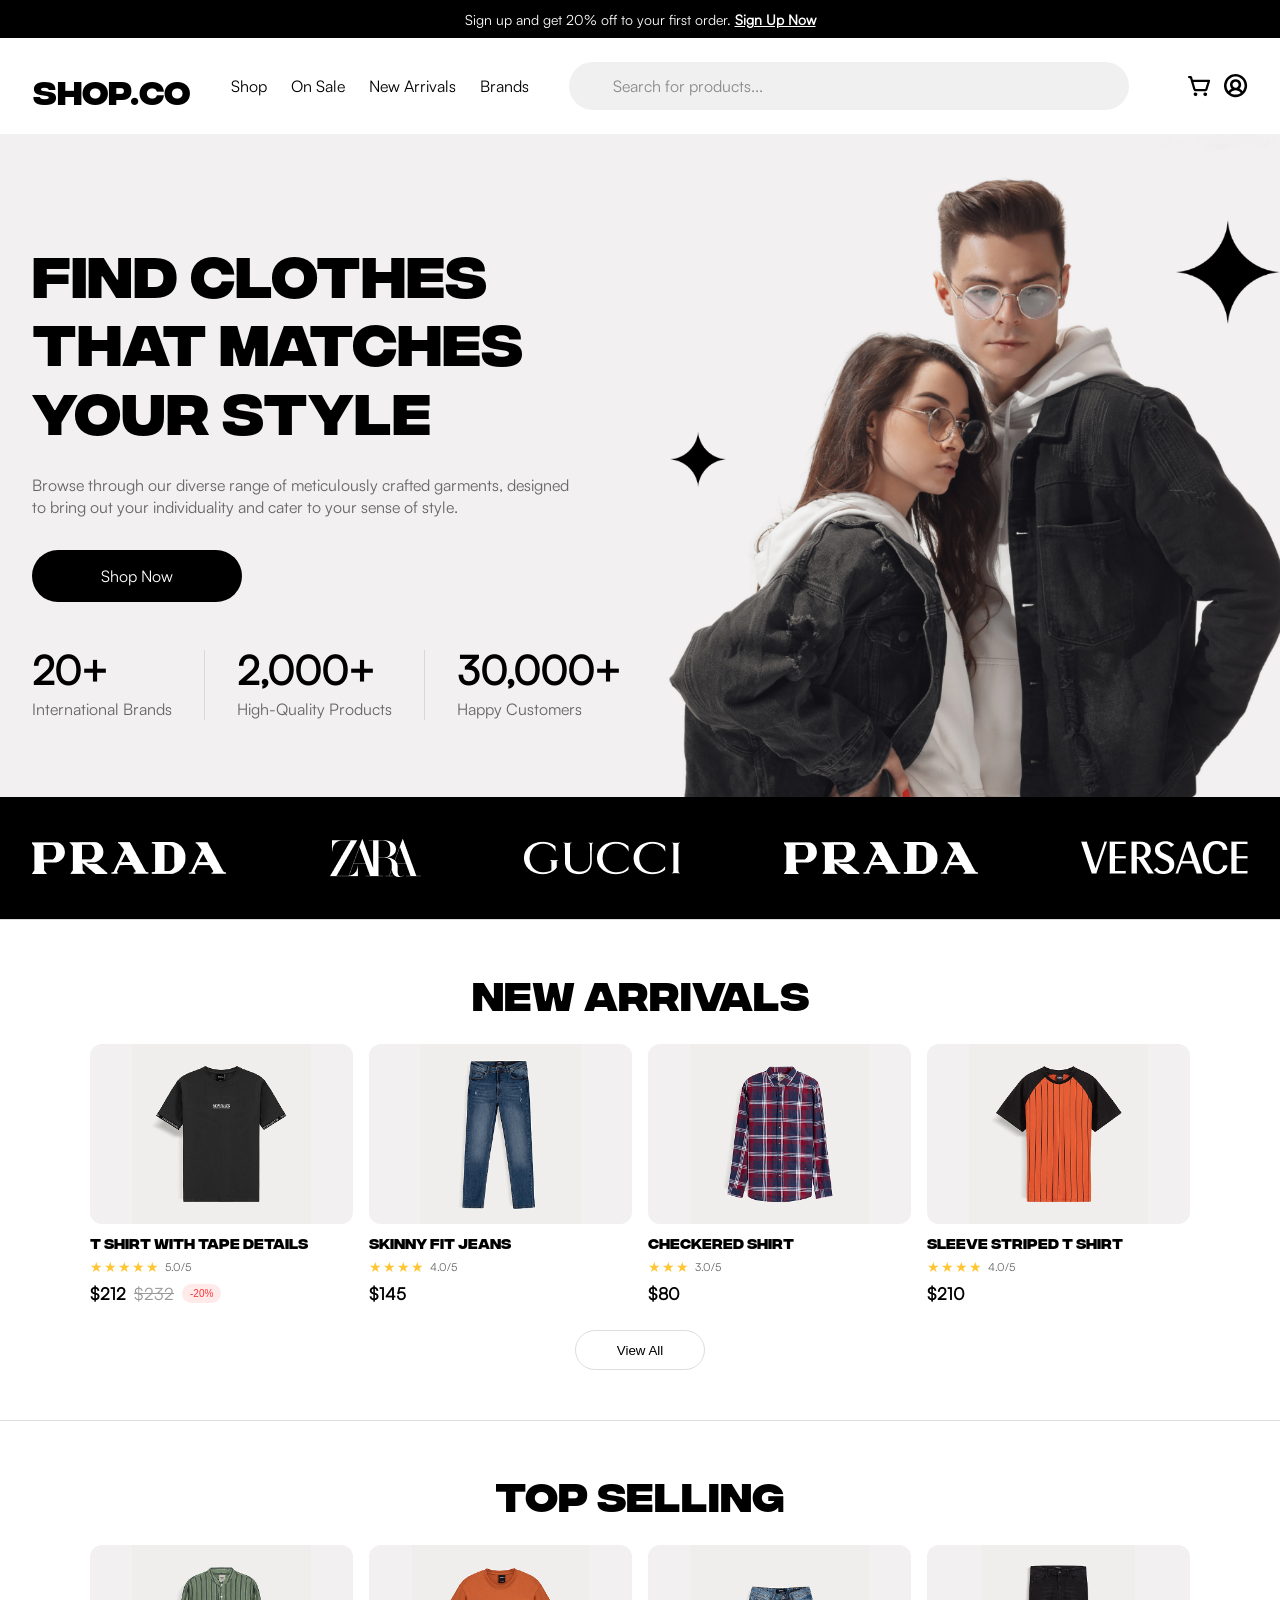
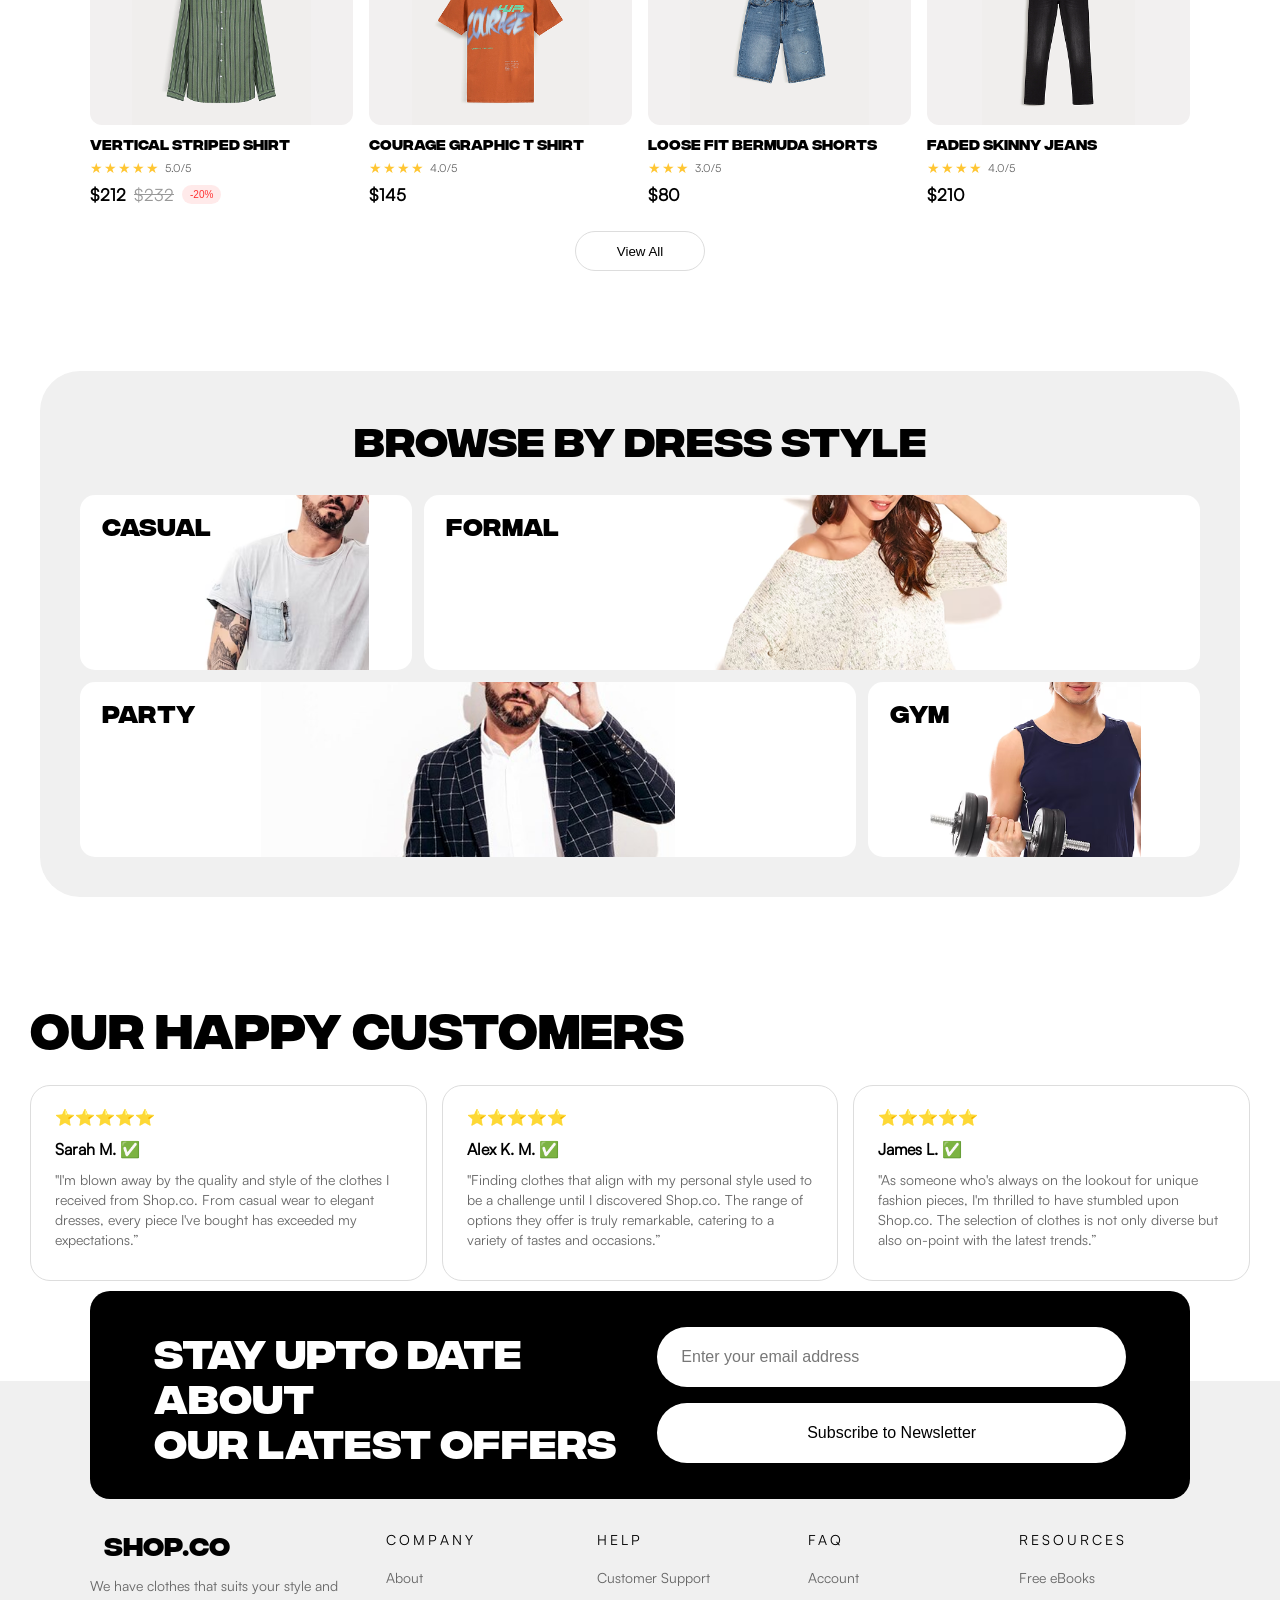
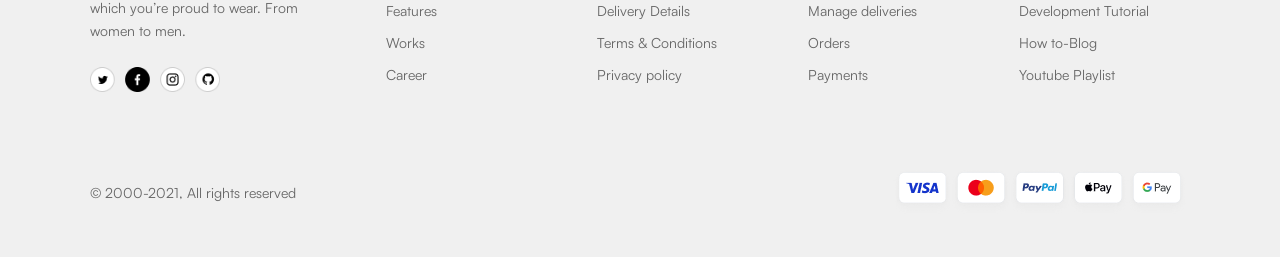
<file: index.html>
<!DOCTYPE html>
<html lang="en">

<head>
    <meta charset="UTF-8">
    <meta name="viewport" content="width=device-width, initial-scale=1.0">
    <link rel="stylesheet" href="scss/main.css">
    <title>Document</title>
</head>

<body>
    <!-- <script>
        if (localStorage.getItem("isLoggedIn") !== "true") {
            window.location.href = "login.html";
        }
    </script> -->

    <header class="head">
        <div class="head_intro">
            <div class="head_context">
                <p class="head_context-text">
                    Sign up and get 20% off to your first order.
                    <a class="head_context-link" href="login.html">
                        Sign Up Now
                    </a>
                </p>
            </div>
        </div>

        <nav class="main_nav">
            <div class="hamburger">
                <img class="hamburger_image" src="assets/icons/hamburger.svg" alt="Menu">
            </div>

            <div class="nav_logo">
                <h2 class="nav_logo-title">SHOP.CO</h2>
            </div>

            <div class="nav_links">
                <a class="nav_link" href="#shop">Shop</a>
                <a class="nav_link" href="#on_sale">On Sale</a>
                <a class="nav_link" href="#new_arrivals">New Arrivals</a>
                <a class="nav_link" href="">Brands</a>
            </div>

            <div class="nav_search">
                <input class="searchInput nav_search-input" type="search" placeholder="Search for products...">
            </div>

            <div class="nav_icons">
                <a class="nav_icon-link" href="cart.html" id="cart_link">
                    <img class="nav_icon-image" src="assets/icons/Frame.svg" alt="Cart">
                </a>

                <a class="nav_icon-link" href="">
                    <img class="nav_icon-image" src="assets/icons/Vector.svg" alt="Account">
                </a>
            </div>
        </nav>

        <section class="head_hero">
            <img class="hero_image" src="assets/images/Rectangle.png" alt="Models wearing SHOP.CO clothing">

            <div class="hero_content">
                <h1 class="hero_title">
                    FIND CLOTHES THAT MATCHES YOUR STYLE
                </h1>

                <p class="hero_description">
                    Browse through our diverse range of meticulously crafted garments,
                    designed to bring out your individuality and cater to your sense of style.
                </p>

                <button class="hero_button" type="button">
                    Shop Now
                </button>
            </div>

            <div class="hero_stats">
                <div class="hero_stat">
                    <h4 class="hero_stat-number">20+</h4>
                    <p class="hero_stat-text">International Brands</p>
                </div>

                <div class="hero_stat">
                    <h4 class="hero_stat-number">2,000+</h4>
                    <p class="hero_stat-text">High-Quality Products</p>
                </div>

                <div class="hero_stat">
                    <h4 class="hero_stat-number">30,000+</h4>
                    <p class="hero_stat-text">Happy Customers</p>
                </div>
            </div>
        </section>

        <div class="head_logos">
            <div class="head_logo">
                <img class="head_logo-image" src="assets/images/Group.png" alt="Versace">
            </div>

            <div class="head_logo">
                <img class="head_logo-image" src="assets/images/zara-logo-1 1.png" alt="Zara">
            </div>

            <div class="head_logo">
                <img class="head_logo-image" src="assets/images/gucci-logo-1 1.png" alt="Gucci">
            </div>

            <div class="head_logo">
                <img class="head_logo-image" src="assets/images/prada-logo-1 1.png" alt="Prada">
            </div>

            <div class="head_logo">
                <img class="head_logo-image" src="assets/images/Group (1).png" alt="Calvin Klein">
            </div>
        </div>
    </header>









    <section class="arrivals" id="new_arrivals">
        <h2>New Arrivals</h2>

        <div class="arrivals_products"></div>

        <button class="view-all">View All</button>
    </section>





    <section class="arrivals" id="on_sale">
        <h2>TOP SELLING</h2>

        <div class="arrivals_products"></div>

        <button class="view-all">View All</button>
    </section>










    <main class="style" id="shop">
        <div class="container">

            <h2>Browse By Dress Style</h2>

            <div class="style_section">

                <div class="style_row style_row--top">
                    <div class="style_card">
                        <h2>Casual</h2>
                        <img src="assets/images/image 11.png" alt="Casual clothing">
                    </div>

                    <div class="style_card">
                        <h2>Formal</h2>
                        <img src="assets/images/image 12.png" alt="Formal clothing">
                    </div>
                </div>

                <div class="style_row style_row--bottom">
                    <div class="style_card">
                        <h2>Party</h2>
                        <img src="assets/images/image 13.png" alt="Party clothing">
                    </div>

                    <div class="style_card">
                        <h2>Gym</h2>
                        <img src="assets/images/image 14.png" alt="Gym clothing">
                    </div>
                </div>

            </div>
        </div>
    </main>

    <section class="testimonials">
        <h2>OUR HAPPY CUSTOMERS</h2>
        <div class="testimonial_card">
            <div>
                <p>&#11088;&#11088;&#11088;&#11088;&#11088;</p>
                <p class="name">Sarah M. &#x2705;</p>
                <p class="card-content">"I'm blown away by the quality and style of the clothes I received from Shop.co.
                    From casual wear to
                    elegant dresses, every piece I've bought has exceeded my expectations.”</p>
            </div>
            <div>
                <p>&#11088;&#11088;&#11088;&#11088;&#11088;</p>
                <p class="name">Alex K. M. &#x2705;</p>
                <p class="card-content">"Finding clothes that align with my personal style used to be a challenge until
                    I discovered Shop.co.
                    The range of options they offer is truly remarkable, catering to a variety of tastes and occasions.”
                </p>
            </div>
            <div>
                <p>&#11088;&#11088;&#11088;&#11088;&#11088;</p>
                <p class="name">James L. &#x2705;</p>
                <p class="card-content">"As someone who's always on the lookout for unique fashion pieces, I'm thrilled
                    to have stumbled upon
                    Shop.co. The selection of clothes is not only diverse but also on-point with the latest trends.”</p>
            </div>
        </div>

    </section>


    <footer class="footer">
        <div class="footer_newsletter">
            <h3 class="newsletter_content">
                STAY UPTO DATE ABOUT<br>
                OUR LATEST OFFERS
            </h3>

            <div class="newsletter_form">
                <input class="newsletter_input" type="email" name="email" id="email"
                    placeholder="Enter your email address">

                <button class="newsletter_button">
                    Subscribe to Newsletter
                </button>
            </div>
        </div>

        <div class="footer_links">
            <div class="footer_brand">
                <div class="nav_logo">
                    <h2 class="footer_logo">SHOP.CO</h2>
                </div>

                <p class="footer_description">
                    We have clothes that suits your style and which you’re proud to wear. From women to men.
                </p>

                <img class="footer_social" src="assets/images/Social.png" alt="">
            </div>

            <div class="footer_column">
                <h4 class="footer_title">Company</h4>
                <ul class="footer_list">
                    <li class="footer_item">About</li>
                    <li class="footer_item">Features</li>
                    <li class="footer_item">Works</li>
                    <li class="footer_item">Career</li>
                </ul>
            </div>

            <div class="footer_column">
                <h4 class="footer_title">Help</h4>
                <ul class="footer_list">
                    <li class="footer_item">Customer Support</li>
                    <li class="footer_item">Delivery Details</li>
                    <li class="footer_item">Terms & Conditions</li>
                    <li class="footer_item">Privacy policy</li>
                </ul>
            </div>

            <div class="footer_column">
                <h4 class="footer_title">FAQ</h4>
                <ul class="footer_list">
                    <li class="footer_item">Account</li>
                    <li class="footer_item">Manage deliveries</li>
                    <li class="footer_item">Orders</li>
                    <li class="footer_item">Payments</li>
                </ul>
            </div>

            <div class="footer_column">
                <h4 class="footer_title">Resources</h4>
                <ul class="footer_list">
                    <li class="footer_item">Free eBooks</li>
                    <li class="footer_item">Development Tutorial</li>
                    <li class="footer_item">How to-Blog</li>
                    <li class="footer_item">Youtube Playlist</li>
                </ul>
            </div>
        </div>

        <div class="footer_rights">
            <p class="footer_rights-text">
                © 2000-2021, All rights reserved
            </p>

            <img class="footer_rights-image" src="assets/images/Frame 53.png" alt="">
        </div>
    </footer>
    <script src="js/products.js"></script>
    <script src="js/cart.js"></script>
    <script src="js/main.js"></script>
    <script src="js/auth.js"></script>
</body>

</html>
</file>
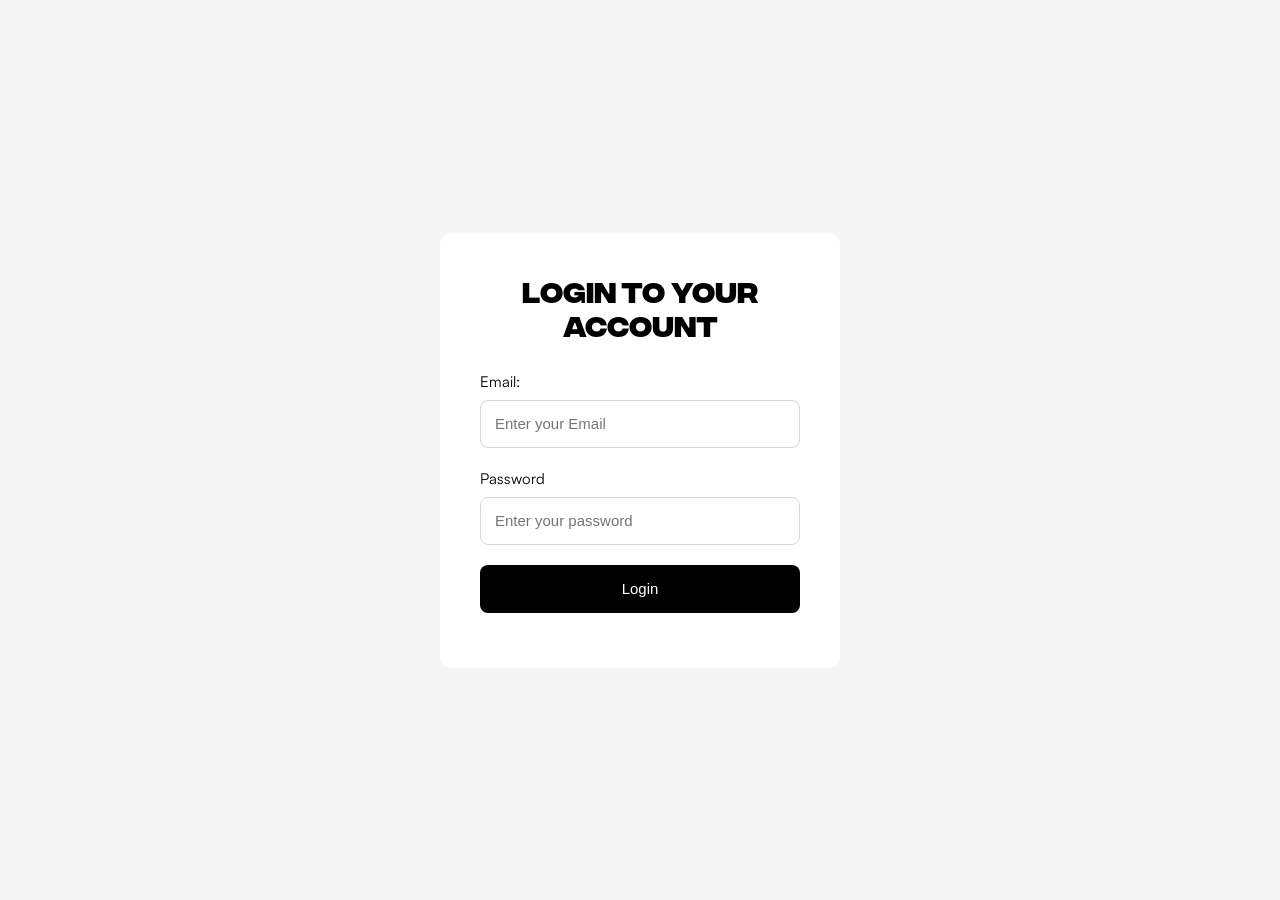
<file: cart.html>
<!DOCTYPE html>
<html lang="en">

<head>
    <meta charset="UTF-8">
    <meta name="viewport" content="width=device-width, initial-scale=1.0">

    <title>Cart</title>

    <link rel="stylesheet" href="scss/main.css">
    <script>
        if (localStorage.getItem("isLoggedIn") !== "true") {
            window.location.href = "login.html";
        }
    </script>
</head>

<body>


    <header class="head">

        <div class="head_intro">
            <div class="head_context">
                <p class="head_context-text">
                    Sign up and get 20% off to your first order.
                    <a class="head_context-link" href="login.html">Sign Up Now</a>
                </p>
            </div>
        </div>

        <nav class="main_nav">

            <div class="hamburger">
                <img class="hamburger-image" src="assets/icons/hamburger.svg" alt="Menu">
            </div>

            <div class="nav_logo">
                <h2 class="nav_logo-title">SHOP.CO</h2>
            </div>

            <div class="nav_links">
                <a class="nav_link" href="index.html">Shop</a>
                <a class="nav_link" href="index.html#on_sale">On Sale</a>
                <a class="nav_link" href="index.html#new_arrivals">New Arrivals</a>
                <a class="nav_link" href="">Brands</a>
            </div>

            <div class="nav_search">
                <input class="nav_search-input" type="search" placeholder="Search for products...">
            </div>

            <div class="nav_icons">
                <a class="nav_icon" href="cart.html" id="cart_link">
                    <img class="nav_icon-image" src="assets/icons/Frame.svg" alt="Cart">
                </a>

                <a class="nav_icon" href="">
                    <img class="nav_icon-image" src="assets/icons/Vector.svg" alt="Account">
                </a>
            </div>

        </nav>

    </header>


    <main class="cart">

        <h1>YOUR CART</h1>

        <div class="cart_wrapper">

            <!-- CART PRODUCTS -->
            <section class="cart_products">

                <div id="cartContainer"></div>

            </section>


            <!-- ORDER SUMMARY -->
            <section class="order_summary">

                <h2>Order Summary</h2>

                <div class="summary_row">
                    <span>Subtotal</span>
                    <span id="cartSubtotal">$0</span>
                </div>

                <div class="summary_row discount_row">
                    <span>Discount</span>
                    <span id="cartDiscount">-$0</span>
                </div>

                <div class="summary_row">
                    <span>Delivery Fee</span>
                    <span id="deliveryFee">$15</span>
                </div>

                <hr>

                <div class="summary_row total_row">
                    <span>Total</span>
                    <strong id="cartTotal">$0</strong>
                </div>


                <div class="promo">

                    <input type="text" id="promoCode" placeholder="Add promo code">

                    <button id="applyPromo">
                        Apply
                    </button>

                </div>


                <button class="checkout">
                    Go to Checkout
                    <span>→</span>
                </button>

            </section>

        </div>

    </main>



    <footer class="footer">
        <div class="footer_newsletter">
            <h3 class="newsletter_content">
                STAY UPTO DATE ABOUT<br>
                OUR LATEST OFFERS
            </h3>

            <div class="newsletter_form">
                <input class="newsletter_input" type="email" name="email" id="email"
                    placeholder="Enter your email address">

                <button class="newsletter_button">
                    Subscribe to Newsletter
                </button>
            </div>
        </div>

        <div class="footer_links">
            <div class="footer_brand">
                <div class="nav_logo">
                    <h2 class="footer_logo">SHOP.CO</h2>
                </div>

                <p class="footer_description">
                    We have clothes that suits your style and which you’re proud to wear. From women to men.
                </p>

                <img class="footer_social" src="assets/images/Social.png" alt="">
            </div>

            <div class="footer_column">
                <h4 class="footer_title">Company</h4>
                <ul class="footer_list">
                    <li class="footer_item">About</li>
                    <li class="footer_item">Features</li>
                    <li class="footer_item">Works</li>
                    <li class="footer_item">Career</li>
                </ul>
            </div>

            <div class="footer_column">
                <h4 class="footer_title">Help</h4>
                <ul class="footer_list">
                    <li class="footer_item">Customer Support</li>
                    <li class="footer_item">Delivery Details</li>
                    <li class="footer_item">Terms & Conditions</li>
                    <li class="footer_item">Privacy policy</li>
                </ul>
            </div>

            <div class="footer_column">
                <h4 class="footer_title">FAQ</h4>
                <ul class="footer_list">
                    <li class="footer_item">Account</li>
                    <li class="footer_item">Manage deliveries</li>
                    <li class="footer_item">Orders</li>
                    <li class="footer_item">Payments</li>
                </ul>
            </div>

            <div class="footer_column">
                <h4 class="footer_title">Resources</h4>
                <ul class="footer_list">
                    <li class="footer_item">Free eBooks</li>
                    <li class="footer_item">Development Tutorial</li>
                    <li class="footer_item">How to-Blog</li>
                    <li class="footer_item">Youtube Playlist</li>
                </ul>
            </div>
        </div>

        <div class="footer_rights">
            <p class="footer_rights-text">
                © 2000-2021, All rights reserved
            </p>

            <img class="footer_rights-image" src="assets/images/Frame 53.png" alt="">
        </div>
    </footer>
    <script src="js/cart.js"></script>
    <script src="js/auth.js"></script>
</body>

</html>
</file>
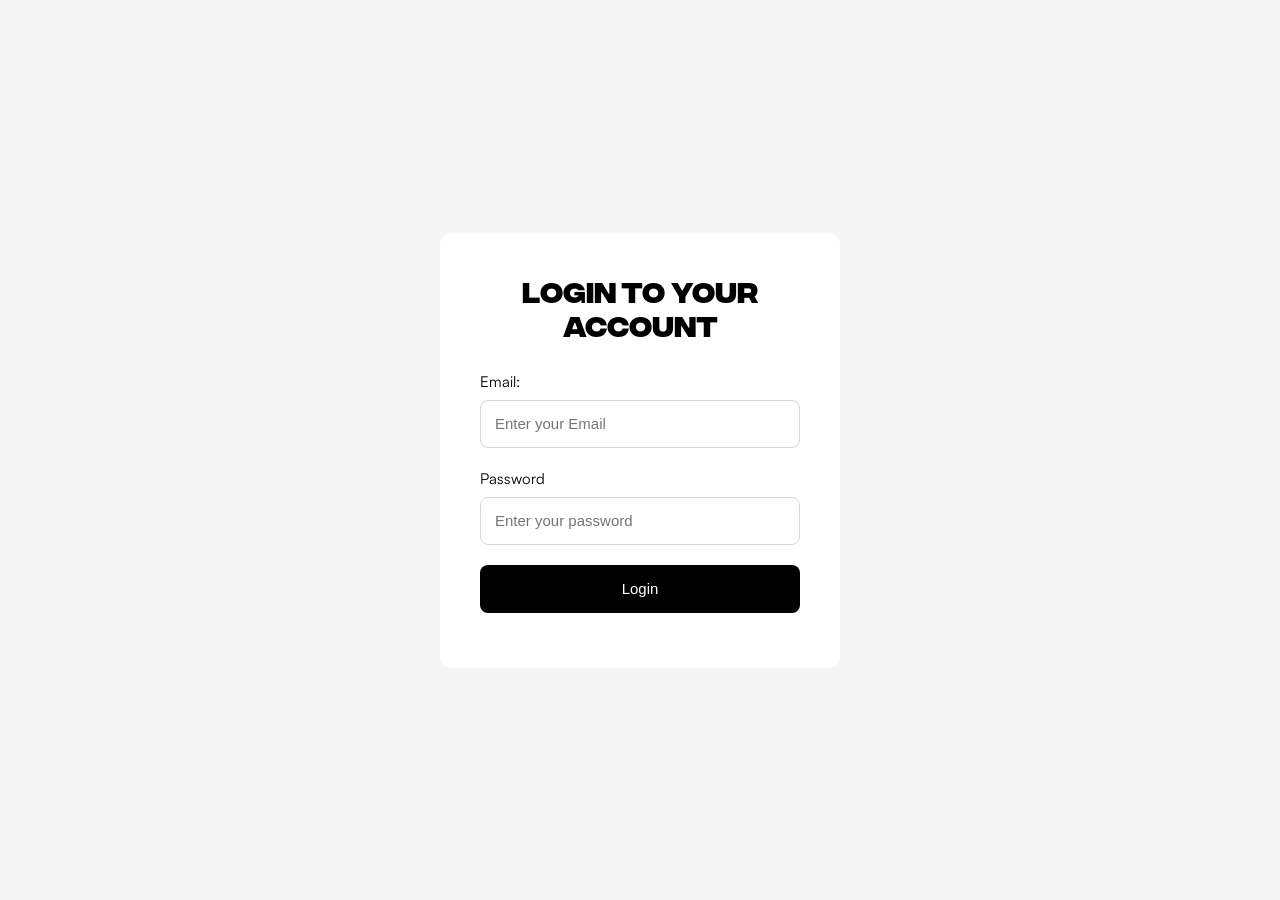
<file: login.html>
<!DOCTYPE html>
<html lang="en">

<head>
    <meta charset="UTF-8">
    <meta name="viewport" content="width=device-width, initial-scale=1.0">
    <link rel="stylesheet" href="scss/main.css">
    <title>Login form</title>
</head>

<body>

    <main class="login-page">

        <form class="login-form" id="loginForm">

            <h1>Login to your account</h1>

            <div>
                <label for="email">
                    Email:
                </label>

                <input type="email" id="email" placeholder="Enter your Email" required name="email">
            </div>

            <div>
                <label for="password">
                    Password
                </label>

                <input type="password" id="password" name="password" placeholder="Enter your password" required>
            </div>

            <button type="submit" class="login-form__button">
                Login
            </button>

            <p id="loginMessage"></p>

        </form>

    </main>

    <script src="js/auth.js"></script>

</body>

</html>
</file>
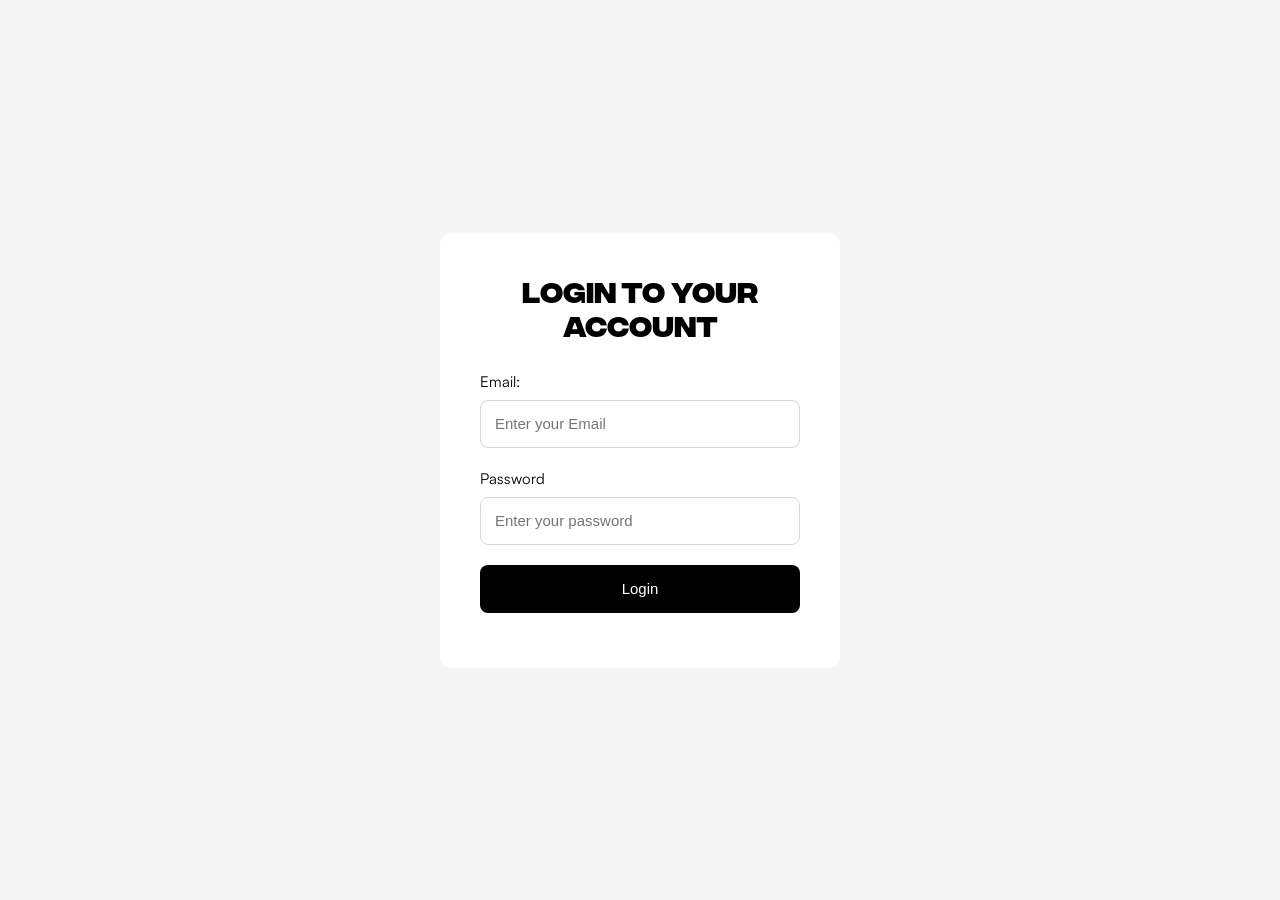
<file: product.html>
<!DOCTYPE html>
<html lang="en">

<head>
    <meta charset="UTF-8">
    <meta name="viewport" content="width=device-width, initial-scale=1.0">
    <title>Product Details</title>
    <link rel="stylesheet" href="scss/main.css">
    <script>
        if (localStorage.getItem("isLoggedIn") !== "true") {
            window.location.href = "login.html";
        }
    </script>
</head>

<body>

    <header class="head">

        <div class="head_intro">
            <div class="head_context">
                <p class="head_context-text">
                    Sign up and get 20% off to your first order.
                    <a class="head_context-link" href="login.html">Sign Up Now</a>
                </p>
            </div>
        </div>

        <nav class="main_nav">

            <div class="hamburger">
                <img class="hamburger-image" src="assets/icons/hamburger.svg" alt="Menu">
            </div>

            <div class="nav_logo">
                <h2 class="nav_logo-title">SHOP.CO</h2>
            </div>

            <div class="nav_links">
                <a class="nav_link" href="index.html">Shop</a>
                <a class="nav_link" href="index.html#on_sale">On Sale</a>
                <a class="nav_link" href="index.html#new_arrivals">New Arrivals</a>
                <a class="nav_link" href="">Brands</a>
            </div>

            <div class="nav_search">
                <input class="nav_search-input" type="search" placeholder="Search for products...">
            </div>

            <div class="nav_icons">
                <a class="nav_icon" href="cart.html" id="cart_link">
                    <img class="nav_icon-image" src="assets/icons/Frame.svg" alt="Cart">
                </a>

                <a class="nav_icon" href="">
                    <img class="nav_icon-image" src="assets/icons/Vector.svg" alt="Account">
                </a>
            </div>

        </nav>

    </header>




    <main>


        <section class="product_details">

            <div class="product_details_gallery">

                <div class="product_details_image">
                    <img class="product_details_image-element" id="productImage" src="" alt="Product">
                </div>

            </div>

            <div class="product_details_info">

                <h1 class="product_details_title" id="productName"></h1>

                <div class="product_rating">
                    <span class="product_rating-stars" id="productRating"></span>
                    <span class="product_rating-value" id="ratingValue"></span>
                </div>

                <div class="product_price">

                    <span class="product_price-current" id="productPrice"></span>

                    <span class="product_price-old line-through" id="oldPrice"></span>

                    <button class="product_discount" id="discount"></button>

                </div>

                <p class="product_description">
                    This graphic t-shirt is perfect for any occasion.
                    Crafted from a soft and breathable fabric, it offers
                    superior comfort and style.
                </p>

                <div class="product_option product_color-option">

                    <p class="product_option-title">
                        Select Colors
                    </p>

                    <div class="color_options">

                        <button class="color color_one" type="button"></button>

                        <button class="color color_two" type="button"></button>

                        <button class="color color_three" type="button"></button>

                    </div>

                </div>

                <div class="product_option product_size-option">

                    <p class="product_option-title">
                        Choose Size
                    </p>

                    <div class="size_options">

                        <button class="size_option" type="button">
                            Small
                        </button>

                        <button class="size_option" type="button">
                            Medium
                        </button>

                        <button class="size_option active" type="button">
                            Large
                        </button>

                        <button class="size_option" type="button">
                            X-Large
                        </button>

                    </div>

                </div>

                <div class="product_actions">

                    <div class="quantity">

                        <button class="quantity_button quantity_minus" id="minus" type="button">
                            −
                        </button>

                        <span class="quantity_value" id="quantity">
                            1
                        </span>

                        <button class="quantity_button quantity_plus" id="plus" type="button">
                            +
                        </button>

                    </div>

                    <button class="add_to_cart" type="button">
                        Add to Cart
                    </button>

                </div>

            </div>

        </section>



        <section class="product_reviews">

            <div class="product_reviews_header">

                <h2 class="product_reviews_title">
                    All Reviews
                    <span class="product_reviews_count">&lpar; 451 &rpar;</span>
                </h2>

                <div class="review_actions">

                    <button class="filter_button" type="button">
                        <img class="filter_button_icon" src="assets/icons/Frame1.svg" alt="">
                    </button>

                    <button class="sort_button" type="button">
                        Latest
                        <span class="sort_button_icon">
                            <img class="sort_icon" src="assets/icons/Frame2.svg" alt="">
                        </span>
                    </button>

                    <button class="write_review" type="button">
                        Write a Review
                    </button>

                </div>

            </div>

            <div class="reviews_grid">

                <article class="review_card">

                    <div class="review_top">

                        <div class="review_stars">
                            ★★★★★
                        </div>

                        <button class="review_menu" type="button" aria-label="Review options">
                            •••
                        </button>

                    </div>

                    <h3 class="review_name">
                        Samantha D.
                        <span class="verified">✓</span>
                    </h3>

                    <p class="review_text">
                        "I absolutely love this t-shirt! The design is unique
                        and the fabric feels so comfortable. As a fellow designer,
                        I appreciate the attention to detail. It has become my
                        favorite go-to shirt."
                    </p>

                    <small class="review_date">
                        Posted on August 14, 2023
                    </small>

                </article>

                <article class="review_card">

                    <div class="review_top">

                        <div class="review_stars">
                            ★★★★
                        </div>

                        <button class="review_menu" type="button" aria-label="Review options">
                            •••
                        </button>

                    </div>

                    <h3 class="review_name">
                        Alex M.
                        <span class="verified">✓</span>
                    </h3>

                    <p class="review_text">
                        "The t-shirt exceeded my expectations! The colors are
                        vibrant and the print quality is top-notch. Being a UI/UX
                        designer myself, I'm quite picky about aesthetics, and
                        this t-shirt definitely gets a thumbs up from me."
                    </p>

                    <small class="review_date">
                        Posted on August 15, 2023
                    </small>

                </article>

                <article class="review_card">

                    <div class="review_top">

                        <div class="review_stars">
                            ★★★★
                        </div>

                        <button class="review_menu" type="button" aria-label="Review options">
                            •••
                        </button>

                    </div>

                    <h3 class="review_name">
                        Ethan R.
                        <span class="verified">✓</span>
                    </h3>

                    <p class="review_text">
                        "This t-shirt is a must-have for anyone who appreciates
                        good design. The minimalist yet stylish pattern caught
                        my eye, and the fit is perfect."
                    </p>

                    <small class="review_date">
                        Posted on August 16, 2023
                    </small>

                </article>

                <article class="review_card">

                    <div class="review_top">

                        <div class="review_stars">
                            ★★★★
                        </div>

                        <button class="review_menu" type="button" aria-label="Review options">
                            •••
                        </button>

                    </div>

                    <h3 class="review_name">
                        Olivia P.
                        <span class="verified">✓</span>
                    </h3>

                    <p class="review_text">
                        "As a UI/UX enthusiast, I value simplicity and
                        functionality. This t-shirt represents those principles
                        but also feels great to wear."
                    </p>

                    <small class="review_date">
                        Posted on August 17, 2023
                    </small>

                </article>

                <article class="review_card">

                    <div class="review_top">

                        <div class="review_stars">
                            ★★★★★
                        </div>

                        <button class="review_menu" type="button" aria-label="Review options">
                            •••
                        </button>

                    </div>

                    <h3 class="review_name">
                        Liam K.
                        <span class="verified">✓</span>
                    </h3>

                    <p class="review_text">
                        "This t-shirt is a fusion of comfort and creativity.
                        The fabric is soft, and the design speaks volumes about
                        the designer's skill."
                    </p>

                    <small class="review_date">
                        Posted on August 18, 2023
                    </small>

                </article>

                <article class="review_card">

                    <div class="review_top">

                        <div class="review_stars">
                            ★★★★★
                        </div>

                        <button class="review_menu" type="button" aria-label="Review options">
                            •••
                        </button>

                    </div>

                    <h3 class="review_name">
                        Ava H.
                        <span class="verified">✓</span>
                    </h3>

                    <p class="review_text">
                        "I'm not just wearing a t-shirt; I'm wearing a piece
                        of design philosophy. The intricate details and thoughtful
                        layout make this shirt a conversation starter."
                    </p>

                    <small class="review_date">
                        Posted on August 19, 2023
                    </small>

                </article>

            </div>

            <button class="load_reviews" type="button">
                Load More Reviews
            </button>

        </section>

        <section class="arrivals">

            <h2>You Might Also Like</h2>

            <div class="arrivals_products product_recommendations"></div>

            <button class="view-all">
                View All
            </button>

        </section>
    </main>


    <footer class="footer">
        <div class="footer_newsletter">
            <h3 class="newsletter_content">
                STAY UPTO DATE ABOUT<br>
                OUR LATEST OFFERS
            </h3>

            <div class="newsletter_form">
                <input class="newsletter_input" type="email" name="email" id="email"
                    placeholder="Enter your email address">

                <button class="newsletter_button">
                    Subscribe to Newsletter
                </button>
            </div>
        </div>

        <div class="footer_links">
            <div class="footer_brand">
                <div class="nav_logo">
                    <h2 class="footer_logo">SHOP.CO</h2>
                </div>

                <p class="footer_description">
                    We have clothes that suits your style and which you’re proud to wear. From women to men.
                </p>

                <img class="footer_social" src="assets/images/Social.png" alt="">
            </div>

            <div class="footer_column">
                <h4 class="footer_title">Company</h4>
                <ul class="footer_list">
                    <li class="footer_item">About</li>
                    <li class="footer_item">Features</li>
                    <li class="footer_item">Works</li>
                    <li class="footer_item">Career</li>
                </ul>
            </div>

            <div class="footer_column">
                <h4 class="footer_title">Help</h4>
                <ul class="footer_list">
                    <li class="footer_item">Customer Support</li>
                    <li class="footer_item">Delivery Details</li>
                    <li class="footer_item">Terms & Conditions</li>
                    <li class="footer_item">Privacy policy</li>
                </ul>
            </div>

            <div class="footer_column">
                <h4 class="footer_title">FAQ</h4>
                <ul class="footer_list">
                    <li class="footer_item">Account</li>
                    <li class="footer_item">Manage deliveries</li>
                    <li class="footer_item">Orders</li>
                    <li class="footer_item">Payments</li>
                </ul>
            </div>

            <div class="footer_column">
                <h4 class="footer_title">Resources</h4>
                <ul class="footer_list">
                    <li class="footer_item">Free eBooks</li>
                    <li class="footer_item">Development Tutorial</li>
                    <li class="footer_item">How to-Blog</li>
                    <li class="footer_item">Youtube Playlist</li>
                </ul>
            </div>
        </div>

        <div class="footer_rights">
            <p class="footer_rights-text">
                © 2000-2021, All rights reserved
            </p>

            <img class="footer_rights-image" src="assets/images/Frame 53.png" alt="">
        </div>
    </footer>

    <script src="js/products.js"></script>
    <script src="js/product-details.js"></script>
    <script src="js/cart.js"></script>
    <script src="js/auth.js"></script>
</body>

</html>
</file>
<file: scss/main.css>
h2 {
  text-align: center;
}

* {
  margin: 0;
  padding: 0;
  box-sizing: border-box;
}

html {
  scroll-behavior: smooth;
}

body {
  margin: 0;
}

@font-face {
  font-family: "Satoshi";
  src: url("../assets/fonts/Satoshi-Regular.woff") format("woff");
  font-weight: 400;
  font-style: normal;
  font-display: swap;
}
@font-face {
  font-family: "Integral CF";
  src: url("../assets/fonts/Fontspring-DEMO-integralcf-bold.otf") format("opentype");
  font-weight: 700;
  font-style: normal;
  font-display: swap;
}
body {
  font-family: "Satoshi", sans-serif;
}

h1,
h2,
h3 {
  font-family: "Integral CF", sans-serif;
  font-weight: 700;
}

.hero_content button {
  width: 210px;
  height: 52px;
  border: 0;
  border-radius: 62px;
  background: #000;
  color: #fff;
  font: 500 16px/1 Satoshi, Arial, sans-serif;
  cursor: pointer;
}

@media (max-width: 640px) {
  .hero_content button {
    width: 100%;
  }
}
.view_all_button {
  width: 210px;
  height: 52px;
  border: 1px;
  border-radius: 62px;
  background: rgba(0, 0, 0, 0.1019607843);
  color: #fff;
  font: 500 16px/1 Satoshi, Arial, sans-serif;
  cursor: pointer;
  padding: 16px 54px 16px 54px;
  gap: 12px;
}

.product_details {
  display: grid;
  grid-template-columns: 1fr 1fr;
  gap: 30px;
  padding: 30px 7%;
}
.product_details .product_details_gallery {
  display: flex;
  flex-direction: row;
  gap: 10px;
}
.product_details .product_details_gallery .product_details_image {
  flex: 1;
  min-width: 0;
}
.product_details .product_details_gallery .product_details_image .product_details_image-element {
  display: block;
  width: 100%;
  height: 500px;
  -o-object-fit: cover;
     object-fit: cover;
  border-radius: 20px;
  background-color: #f0f0f0;
}
.product_details .product_details_info {
  padding: 10px 0;
}
.product_details .product_details_info .product_details_title {
  margin: 0 0 10px;
  font-size: clamp(30px, 4vw, 48px);
  line-height: 1.1;
  font-weight: 700;
}
.product_details .product_details_info .product_rating {
  display: flex;
  flex-direction: row;
  align-items: center;
  gap: 10px;
  margin: 0 0 15px;
}
.product_details .product_details_info .product_rating .product_rating-stars {
  color: #ffc107;
  font-size: 22px;
}
.product_details .product_details_info .product_rating .product_rating-value {
  font-size: 14px;
}
.product_details .product_details_info .product_price {
  display: flex;
  flex-direction: row;
  align-items: center;
  gap: 12px;
  margin-bottom: 20px;
}
.product_details .product_details_info .product_price .product_price-current {
  font-size: 28px;
  font-weight: 700;
}
.product_details .product_details_info .product_price .product_price-old {
  color: #999;
  font-size: 24px;
  text-decoration: line-through;
}
.product_details .product_details_info .product_price .product_discount {
  padding: 6px 10px;
  border: none;
  border-radius: 20px;
  background-color: rgba(255, 51, 51, 0.1019607843);
  color: #FF3333;
  font-size: 13px;
}
.product_details .product_details_info .product_description {
  max-width: 550px;
  margin: 0;
  padding-bottom: 20px;
  border-bottom: 1px solid #ddd;
  color: #666;
  font-size: 14px;
  line-height: 1.6;
}
.product_details .product_details_info .product_option {
  padding: 15px 0;
  border-bottom: 1px solid #ddd;
}
.product_details .product_details_info .product_option .product_option-title {
  margin: 0 0 12px;
  color: #777;
  font-size: 14px;
}
.product_details .product_details_info .product_option .color_options {
  display: flex;
  flex-direction: row;
  gap: 12px;
}
.product_details .product_details_info .product_option .color_options .color {
  width: 28px;
  height: 28px;
  border: none;
  border-radius: 50%;
  cursor: pointer;
}
.product_details .product_details_info .product_option .color_options .color_one {
  background-color: #4F4631;
}
.product_details .product_details_info .product_option .color_options .color_two {
  background-color: #314F4A;
}
.product_details .product_details_info .product_option .color_options .color_three {
  background-color: #314F4A;
}
.product_details .product_details_info .product_option .size_options {
  display: flex;
  flex-direction: row;
  gap: 8px;
}
.product_details .product_details_info .product_option .size_options .size_option {
  border: none;
  border-radius: 20px;
  padding: 10px 18px;
  background-color: #f0f0f0;
  color: #666;
  cursor: pointer;
}
.product_details .product_details_info .product_option .size_options .size_option.active {
  background-color: #000000;
  color: #ffffff;
}
.product_details .product_details_info .product_actions {
  display: flex;
  flex-direction: row;
  gap: 12px;
  margin-top: 15px;
}
.product_details .product_details_info .product_actions .quantity {
  display: flex;
  flex-direction: row;
  align-items: center;
  justify-content: space-between;
  width: 110px;
  padding: 8px 15px;
  border-radius: 30px;
  background-color: #f0f0f0;
}
.product_details .product_details_info .product_actions .quantity .quantity_button {
  border: none;
  background: transparent;
  font-size: 22px;
  cursor: pointer;
}
.product_details .product_details_info .product_actions .quantity .quantity_value {
  font-size: 15px;
}
.product_details .product_details_info .product_actions .add_to_cart {
  flex: 1;
  border: none;
  border-radius: 30px;
  background-color: #000000;
  color: #ffffff;
  cursor: pointer;
  font-size: 15px;
}

.product_reviews {
  width: 95%;
  max-width: 1200px;
  margin: 50px auto;
}
.product_reviews .product_reviews_header {
  display: flex;
  flex-direction: row;
  justify-content: space-between;
  align-items: center;
  margin-bottom: 24px;
}
.product_reviews .product_reviews_header .product_reviews_title {
  margin: 0;
  font-size: 24px;
}
.product_reviews .product_reviews_header .product_reviews_title .product_reviews_count {
  font-family: Satoshi;
  font-size: 14px;
  font-weight: 400;
  color: #777;
}
.product_reviews .product_reviews_header .review_actions {
  display: flex;
  flex-direction: row;
  align-items: center;
  gap: 10px;
}
.product_reviews .product_reviews_header .review_actions .filter_button,
.product_reviews .product_reviews_header .review_actions .sort_button,
.product_reviews .product_reviews_header .review_actions .write_review {
  border: none;
  cursor: pointer;
}
.product_reviews .product_reviews_header .review_actions .filter_button {
  width: 42px;
  height: 42px;
  border-radius: 50%;
  background-color: #f2f2f2;
}
.product_reviews .product_reviews_header .review_actions .filter_button .filter_button_icon {
  width: 20px;
  height: 20px;
}
.product_reviews .product_reviews_header .review_actions .sort_button {
  height: 42px;
  padding: 0 18px;
  border-radius: 22px;
  background-color: #f2f2f2;
}
.product_reviews .product_reviews_header .review_actions .sort_button .sort_button_icon {
  margin-left: 10px;
  padding: 1px;
}
.product_reviews .product_reviews_header .review_actions .sort_button .sort_button_icon .sort_icon {
  width: 12px;
  height: 12px;
}
.product_reviews .product_reviews_header .review_actions .write_review {
  height: 42px;
  padding: 0 22px;
  border-radius: 22px;
  background-color: #000000;
  color: #ffffff;
}
.product_reviews .reviews_grid {
  display: grid;
  grid-template-columns: repeat(2, 1fr);
  gap: 16px;
}
.product_reviews .reviews_grid .review_card {
  min-height: 180px;
  padding: 20px;
  border: 1px solid #e5e5e5;
  border-radius: 16px;
}
.product_reviews .reviews_grid .review_card .review_top {
  display: flex;
  flex-direction: row;
  justify-content: space-between;
  align-items: center;
}
.product_reviews .reviews_grid .review_card .review_top .review_stars {
  color: #ffc107;
  font-size: 18px;
  letter-spacing: 2px;
}
.product_reviews .reviews_grid .review_card .review_top .review_menu {
  border: none;
  background-color: transparent;
  color: #777;
  cursor: pointer;
}
.product_reviews .reviews_grid .review_card .review_name {
  margin: 10px 0;
  font-size: 16px;
}
.product_reviews .reviews_grid .review_card .review_name .verified {
  display: inline-flex;
  justify-content: center;
  align-items: center;
  width: 16px;
  height: 16px;
  border-radius: 50%;
  background-color: #08a63c;
  color: #ffffff;
  font-size: 10px;
}
.product_reviews .reviews_grid .review_card .review_text {
  margin-bottom: 16px;
  color: #666;
  font-size: 13px;
  line-height: 1.5;
}
.product_reviews .reviews_grid .review_card .review_date {
  color: #777;
  font-size: 11px;
}
.product_reviews .load_reviews {
  display: block;
  margin: 20px auto 0;
  padding: 12px 28px;
  border: 1px solid #ddd;
  border-radius: 25px;
  background-color: #ffffff;
  cursor: pointer;
}

.arrivals {
  padding-top: 50px;
}

@media (max-width: 1024px) {
  .product_details {
    grid-template-columns: 1fr;
    padding: 30px 5%;
  }
  .product_details .product_details_gallery .product_details_image .product_details_image-element {
    height: 450px;
  }
  .product_details .product_details_info .product_details_title {
    font-size: 36px;
  }
  .product_reviews .reviews_grid {
    grid-template-columns: 1fr;
  }
}
@media (max-width: 576px) {
  .product_details {
    display: flex;
    flex-direction: column;
    gap: 20px;
    padding: 20px 16px;
  }
  .product_details .product_details_gallery {
    flex-direction: column-reverse;
    gap: 10px;
  }
  .product_details .product_details_gallery .product_details_image {
    width: 100%;
  }
  .product_details .product_details_gallery .product_details_image .product_details_image-element {
    height: 350px;
    border-radius: 15px;
  }
  .product_details .product_details_info {
    padding: 0;
  }
  .product_details .product_details_info .product_details_title {
    font-size: 28px;
  }
  .product_details .product_details_info .product_price .product_price-current {
    font-size: 24px;
  }
  .product_details .product_details_info .product_price .product_price-old {
    font-size: 20px;
  }
  .product_details .product_details_info .product_description {
    font-size: 13px;
  }
  .product_details .product_details_info .product_option .size_options {
    flex-wrap: wrap;
  }
  .product_details .product_details_info .product_option .size_options .size_option {
    padding: 9px 15px;
  }
  .product_details .product_details_info .product_actions {
    width: 100%;
  }
  .product_details .product_details_info .product_actions .quantity {
    width: 100px;
  }
  .product_reviews {
    width: calc(100% - 32px);
    margin: 40px auto;
  }
  .product_reviews .product_reviews_header {
    flex-direction: column;
    align-items: flex-start;
    gap: 15px;
  }
  .product_reviews .product_reviews_header .product_reviews_title {
    font-size: 20px;
  }
  .product_reviews .product_reviews_header .review_actions {
    width: 100%;
    justify-content: flex-end;
  }
  .product_reviews .product_reviews_header .review_actions .filter_button {
    width: 38px;
    height: 38px;
  }
  .product_reviews .product_reviews_header .review_actions .sort_button {
    height: 38px;
  }
  .product_reviews .product_reviews_header .review_actions .write_review {
    height: 38px;
    padding: 0 16px;
  }
  .product_reviews .reviews_grid {
    grid-template-columns: 1fr;
    gap: 12px;
  }
  .product_reviews .reviews_grid .review_card {
    min-height: auto;
    padding: 16px;
  }
}
.head {
  color: #000000;
  font-family: Satoshi, Arial, sans-serif;
}
.head .head_intro {
  display: grid;
  min-height: 38px;
  width: 100%;
  place-items: center;
  padding-inline: 16px;
  background: #000000;
  color: #ffffff;
}
.head .head_intro .head_context .head_context-text {
  width: 351px;
  max-width: 100%;
  margin: 0;
  font-size: 14px;
  font-weight: 500;
  line-height: 19px;
  text-align: center;
  white-space: nowrap;
}
.head .head_intro .head_context .head_context-link {
  color: inherit;
  font-weight: 700;
}
.head .main_nav {
  display: flex;
  align-items: center;
  gap: 40px;
  width: min(100% - 64px, 1240px);
  min-height: 96px;
  margin-inline: auto;
}
.head .main_nav .hamburger {
  display: none;
  flex: 0 0 24px;
}
.head .main_nav .hamburger .hamburger_image {
  display: block;
  width: 24px;
  height: 24px;
}
.head .main_nav .nav_logo {
  flex: 0 0 159px;
}
.head .main_nav .nav_logo .nav_logo-title {
  width: 159px;
  height: 24px;
  margin: 0;
  font-size: 32px;
  font-weight: 700;
  line-height: 100%;
  letter-spacing: 0%;
  vertical-align: middle;
}
.head .main_nav .nav_links {
  display: flex;
  align-items: center;
  gap: 24px;
  white-space: nowrap;
}
.head .main_nav .nav_links .nav_link {
  color: inherit;
  font-size: 16px;
  line-height: 22px;
  text-decoration: none;
}
.head .main_nav .nav_search {
  position: relative;
  flex: 1;
  min-width: 160px;
}
.head .main_nav .nav_search .nav_search-input {
  width: 100%;
  max-width: 35em;
  height: 3em;
  padding: 0.8em 1em 0.8em 2.75em;
  border: 0;
  border-radius: 3em;
  background: #f0f0f0;
  color: #000000;
  font: inherit;
}
.head .main_nav .nav_search .nav_search-input::-moz-placeholder {
  color: #8a8a8a;
}
.head .main_nav .nav_search .nav_search-input::placeholder {
  color: #8a8a8a;
}
.head .main_nav .nav_search .search_icon {
  position: absolute;
  z-index: 1;
  top: 50%;
  left: 1em;
  width: 1.125em;
  height: 1.125em;
  transform: translateY(-50%);
  fill: none;
  stroke: #F0F0F0;
  stroke-linecap: round;
  stroke-width: 1.75;
  pointer-events: none;
}
.head .main_nav .nav_icons {
  display: flex;
  align-items: center;
  justify-content: flex-start;
  gap: 12px;
  flex: 0 0 auto;
}
.head .main_nav .nav_icons .nav_icon-link {
  display: flex;
  align-items: center;
  justify-content: center;
}
.head .main_nav .nav_icons .nav_icon-link .nav_icon-image {
  width: 24px;
  height: 24px;
}
.head .head_hero {
  position: relative;
  min-height: 663px;
  overflow: hidden;
  background: #f2f0f1;
}
.head .head_hero .hero_image {
  position: absolute;
  inset: 0;
  width: 100%;
  height: 100%;
  -o-object-fit: cover;
     object-fit: cover;
  -o-object-position: center;
     object-position: center;
}
.head .head_hero .hero_content,
.head .head_hero .hero_stats {
  position: relative;
  z-index: 1;
  width: min(100% - 64px, 1240px);
  margin-inline: auto;
}
.head .head_hero .hero_content {
  padding-top: 103px;
}
.head .head_hero .hero_content .hero_title {
  max-width: 580px;
  margin: 0;
  font-family: Integral CF;
  font-size: clamp(42px, 4.45vw, 64px);
  line-height: 1.2;
  letter-spacing: 0%;
}
.head .head_hero .hero_content .hero_description {
  max-width: 545px;
  margin: 32px 0;
  color: #666;
  font-family: Satoshi;
  font-size: 16px;
  line-height: 22px;
  font-weight: 400;
  letter-spacing: 0%;
}
.head .head_hero .hero_stats {
  display: flex;
  gap: 32px;
  margin-top: 48px;
}
.head .head_hero .hero_stats .hero_stat {
  padding-right: 32px;
  border-right: 1px solid rgba(0, 0, 0, 0.1019607843);
}
.head .head_hero .hero_stats .hero_stat:last-child {
  padding-right: 0;
  border: 0;
}
.head .head_hero .hero_stats .hero_stat .hero_stat-number {
  margin: 0;
  font-size: 40px;
  line-height: 1;
}
.head .head_hero .hero_stats .hero_stat .hero_stat-text {
  margin: 8px 0 0;
  color: #666;
  font-size: 16px;
  line-height: 22px;
}
.head .head_logos {
  display: flex;
  align-items: center;
  justify-content: space-between;
  gap: 24px;
  min-height: 122px;
  padding: 24px max(32px, (100% - 1240px) / 2);
  background: #000000;
}
.head .head_logos .head_logo .head_logo-image {
  display: block;
  max-width: 100%;
  height: auto;
}

@media (max-width: 1024px) {
  .head .main_nav {
    gap: 24px;
    width: min(100% - 40px, 1240px);
  }
  .head .main_nav .nav_logo {
    flex: 0 1 150px;
  }
  .head .main_nav .nav_logo .nav_logo-title {
    width: auto;
  }
  .head .main_nav .nav_links {
    gap: 14px;
  }
  .head .main_nav .nav_search {
    min-width: 120px;
  }
  .head .main_nav .nav_icons {
    gap: 10px;
  }
  .head .head_hero {
    min-height: 600px;
  }
  .head .head_hero .hero_content,
  .head .head_hero .hero_stats {
    width: min(100% - 40px, 1240px);
  }
}
@media (max-width: 576px) {
  .head .head_intro {
    min-height: 34px;
    padding-inline: 12px;
  }
  .head .head_intro .head_context .head_context-text {
    width: auto;
    font-size: clamp(10px, 2.8vw, 12px);
    line-height: 16px;
  }
  .head .main_nav {
    width: calc(100% - 32px);
    min-height: 64px;
    gap: 12px;
  }
  .head .main_nav .hamburger {
    display: flex;
    align-items: center;
    justify-content: center;
    flex: 0 0 24px;
  }
  .head .main_nav .hamburger .hamburger_image {
    display: block;
    width: 24px;
    height: 24px;
  }
  .head .main_nav .nav_logo {
    flex: 0 1 auto;
    min-width: 0;
  }
  .head .main_nav .nav_logo .nav_logo-title {
    width: auto;
    height: auto;
    font-size: 26px;
    white-space: nowrap;
  }
  .head .main_nav .nav_links {
    display: none;
  }
  .head .main_nav .nav_search {
    display: flex;
    align-items: center;
    justify-content: center;
    flex: 0 0 24px;
    width: 24px;
    min-width: 24px;
    height: 24px;
    margin-inline-start: auto;
    background: center/24px 24px no-repeat url("data:image/svg+xml,%3Csvg xmlns='http://www.w3.org/2000/svg' viewBox='0 0 24 24' fill='none' stroke='%23000' stroke-width='1.75' stroke-linecap='round'%3E%3Ccircle cx='10.8' cy='10.8' r='6.3'/%3E%3Cpath d='m15.5 15.5 4.2 4.2'/%3E%3C/svg%3E");
  }
  .head .main_nav .nav_search .nav_search-input {
    display: none;
  }
  .head .main_nav .nav_icons {
    display: flex;
    align-items: center;
    justify-content: flex-end;
    gap: 10px;
    flex: 0 0 auto;
    margin-left: 0;
  }
  .head .main_nav .nav_icons .nav_icon-link {
    display: flex;
    align-items: center;
    justify-content: center;
    flex: 0 0 22px;
    width: 22px;
    height: 22px;
  }
  .head .main_nav .nav_icons .nav_icon-link .nav_icon-image {
    display: block;
    width: 22px;
    height: 22px;
  }
  .head .head_hero {
    min-height: 740px;
  }
  .head .head_hero .hero_image {
    top: auto;
    height: 390px;
    -o-object-position: 60% bottom;
       object-position: 60% bottom;
  }
  .head .head_hero .hero_content,
  .head .head_hero .hero_stats {
    width: calc(100% - 32px);
  }
  .head .head_hero .hero_content {
    padding-top: 40px;
  }
  .head .head_hero .hero_content .hero_title {
    max-width: 340px;
    font-size: 36px;
    letter-spacing: -1px;
  }
  .head .head_hero .hero_content .hero_description {
    margin: 20px 0 24px;
    font-size: 14px;
    line-height: 20px;
  }
  .head .head_hero .hero_stats {
    flex-wrap: wrap;
    justify-content: center;
    gap: 12px 0;
    margin-top: 24px;
  }
  .head .head_hero .hero_stats .hero_stat {
    padding: 0 16px;
  }
  .head .head_hero .hero_stats .hero_stat:nth-child(3) {
    flex-basis: 100%;
    padding: 12px 0 0;
    border: 0;
    text-align: center;
  }
  .head .head_hero .hero_stats .hero_stat .hero_stat-number {
    font-size: 24px;
  }
  .head .head_hero .hero_stats .hero_stat .hero_stat-text {
    margin-top: 4px;
    font-size: 12px;
    line-height: 16px;
  }
  .head .head_logos {
    display: grid;
    grid-template-columns: repeat(3, 1fr);
    min-height: 146px;
    gap: 20px 28px;
    padding: 28px 16px;
  }
  .head .head_logos .head_logo {
    display: grid;
    place-items: center;
  }
  .head .head_logos .head_logo .head_logo-image {
    max-width: 100px;
    max-height: 25px;
  }
}
.footer {
  position: relative;
  width: 100%;
  padding: 150px 7% 40px;
  background-color: #f0f0f0;
  box-sizing: border-box;
  margin-top: 50px;
}
.footer .footer_newsletter {
  position: absolute;
  top: -90px;
  left: 50%;
  transform: translateX(-50%);
  z-index: 10;
  width: min(1100px, 100% - 40px);
  min-height: 180px;
  padding: 36px 64px;
  background-color: #000;
  color: #fff;
  border-radius: 20px;
  box-sizing: border-box;
  display: flex;
  justify-content: space-between;
  align-items: center;
}
.footer .footer_newsletter .newsletter_content {
  max-width: 650px;
  font-size: 40px;
  font-weight: 700;
  line-height: 45px;
}
.footer .footer_newsletter .newsletter_form {
  display: flex;
  flex-direction: column;
  width: 500px;
  gap: 16px;
}
.footer .footer_newsletter .newsletter_form .newsletter_input,
.footer .footer_newsletter .newsletter_form .newsletter_button {
  width: 100%;
  height: 60px;
  border: none;
  border-radius: 50px;
  box-sizing: border-box;
}
.footer .footer_newsletter .newsletter_form .newsletter_input {
  padding: 0 24px;
  background-color: #ffffff;
  font-size: 16px;
  color: #000000;
  outline: none;
}
.footer .footer_newsletter .newsletter_form .newsletter_input::-moz-placeholder {
  color: #777;
}
.footer .footer_newsletter .newsletter_form .newsletter_input::placeholder {
  color: #777;
}
.footer .footer_newsletter .newsletter_form .newsletter_button {
  background-color: #ffffff;
  font-size: 16px;
  color: #000000;
  cursor: pointer;
}
.footer .footer_newsletter .newsletter_form .newsletter_button:hover {
  background-color: #e5e5e5;
}
.footer .footer_links {
  display: flex;
  justify-content: space-between;
  align-items: flex-start;
  gap: 40px;
}
.footer .footer_links .footer_brand {
  flex: 1.5;
}
.footer .footer_links .footer_brand .nav_logo .footer_logo {
  margin: 0 0 18px;
  font-size: clamp(24px, 2vw, 32px);
  font-weight: 700;
  line-height: 1;
  color: #000000;
  margin-left: -4em;
}
.footer .footer_links .footer_brand .footer_description {
  max-width: 250px;
  margin: 0 0 25px;
  font-size: 14px;
  line-height: 1.6;
  color: #666;
}
.footer .footer_links .footer_brand .footer_social {
  display: block;
  width: 130px;
  height: auto;
}
.footer .footer_links .footer_column {
  flex: 1;
}
.footer .footer_links .footer_column .footer_title {
  margin: 0 0 20px;
  font-size: 14px;
  font-weight: 500;
  letter-spacing: 3px;
  text-transform: uppercase;
  color: #000000;
}
.footer .footer_links .footer_column .footer_list {
  margin: 0;
  padding: 0;
  list-style: none;
}
.footer .footer_links .footer_column .footer_item {
  margin-bottom: 14px;
  font-size: 14px;
  line-height: 1.3;
  color: #666;
  cursor: pointer;
}
.footer .footer_links .footer_column .footer_item:hover {
  color: #000000;
}
.footer .footer_rights {
  display: flex;
  justify-content: space-between;
  align-items: center;
  margin-top: 45px;
  padding-top: 25px;
}
.footer .footer_rights .footer_rights-text {
  margin: 0;
  font-size: 14px;
  color: #666;
}
.footer .footer_rights .footer_rights-image {
  width: 300px;
  height: auto;
}

@media (max-width: 1024px) {
  .footer {
    padding: 250px 5% 40px;
  }
  .footer .footer_newsletter {
    top: -220px;
    width: calc(100% - 40px);
    padding: 36px 40px;
    display: flex;
    flex-direction: column;
    align-items: stretch;
    gap: 25px;
  }
  .footer .footer_newsletter .newsletter_content {
    max-width: 100%;
    font-size: 36px;
    line-height: 40px;
  }
  .footer .footer_newsletter .newsletter_form {
    width: 100%;
  }
  .footer .footer_links {
    display: grid;
    grid-template-columns: repeat(3, 1fr);
    gap: 40px 30px;
  }
  .footer .footer_links .footer_brand {
    grid-column: 1/-1;
  }
  .footer .footer_links .footer_brand .footer_description {
    max-width: 400px;
  }
  .footer .footer_links .footer_column {
    flex: unset;
  }
}
@media (max-width: 576px) {
  .footer {
    margin-top: 215px;
    padding: 240px 16px 25px;
  }
  .footer .footer_newsletter {
    top: -215px;
    width: calc(100% - 32px);
    min-height: auto;
    padding: 28px 24px;
    border-radius: 20px;
    display: flex;
    flex-direction: column;
    align-items: stretch;
    gap: 22px;
  }
  .footer .footer_newsletter .newsletter_content {
    max-width: 100%;
    font-size: 30px;
    line-height: 32px;
  }
  .footer .footer_newsletter .newsletter_form {
    width: 100%;
    gap: 12px;
  }
  .footer .footer_newsletter .newsletter_form .newsletter_input,
  .footer .footer_newsletter .newsletter_form .newsletter_button {
    height: 52px;
  }
  .footer .footer_newsletter .newsletter_form .newsletter_input {
    padding: 0 20px;
    font-size: 14px;
  }
  .footer .footer_newsletter .newsletter_form .newsletter_button {
    font-size: 14px;
  }
  .footer .footer_links {
    display: grid;
    grid-template-columns: repeat(2, minmax(0, 1fr));
    -moz-column-gap: 30px;
         column-gap: 30px;
    row-gap: 22px;
  }
  .footer .footer_links .footer_brand {
    grid-column: 1/-1;
    width: 100%;
  }
  .footer .footer_links .footer_brand .footer_logo {
    margin: 0 0 10px;
    font-size: 20px;
  }
  .footer .footer_links .footer_brand .footer_description {
    max-width: 100%;
    margin: 0 0 14px;
    font-size: 11px;
    line-height: 1.5;
  }
  .footer .footer_links .footer_brand .footer_social {
    width: 100px;
  }
  .footer .footer_links .footer_column {
    width: 100%;
    flex: unset;
  }
  .footer .footer_links .footer_column .footer_title {
    margin: 0 0 12px;
    font-size: 11px;
    letter-spacing: 3px;
  }
  .footer .footer_links .footer_column .footer_item {
    margin-bottom: 10px;
    font-size: 10px;
    line-height: 1.3;
  }
  .footer .footer_rights {
    display: flex;
    flex-direction: column;
    gap: 15px;
    margin-top: 30px;
    padding-top: 20px;
  }
  .footer .footer_rights .footer_rights-text {
    font-size: 11px;
    text-align: center;
  }
  .footer .footer_rights .footer_rights-image {
    width: 250px;
    max-width: 100%;
  }
}
.style {
  width: 100%;
  padding: 50px 0;
  box-sizing: border-box;
}
.style .container {
  width: min(1200px, 100% - 40px);
  margin: 0 auto;
  padding: 45px 40px 40px;
  background-color: #f0f0f0;
  border-radius: 40px;
  box-sizing: border-box;
}
.style .container > h2 {
  margin: 0 0 35px;
  font-size: clamp(28px, 4vw, 40px);
  font-weight: 700;
  line-height: 1.1;
  text-align: center;
  text-transform: uppercase;
}
.style .style_section {
  display: flex;
  flex-direction: column;
  gap: 12px;
}
.style .style_row {
  display: grid;
  gap: 12px;
}
.style .style_row--top {
  grid-template-columns: 3fr 7fr;
}
.style .style_row--bottom {
  grid-template-columns: 7fr 3fr;
}
.style .style_card {
  position: relative;
  overflow: hidden;
  height: 175px;
  background-color: #fff;
  border-radius: 15px;
}
.style .style_card h2 {
  position: absolute;
  top: 18px;
  left: 22px;
  z-index: 2;
  margin: 0;
  font-size: 24px;
  font-weight: 500;
  line-height: 1;
  color: #000000;
}
.style .style_card img {
  display: block;
  width: 100%;
  height: 100%;
  -o-object-fit: contain;
     object-fit: contain;
}

.arrivals {
  width: 100%;
  padding: 50px 6%;
  box-sizing: border-box;
  border-top: 1px solid #ddd;
}
.arrivals > h2 {
  margin: 0 0 30px;
  font-size: clamp(28px, 4vw, 40px);
  font-weight: 700;
  line-height: 1.1;
  text-align: center;
  text-transform: uppercase;
}
.arrivals .arrivals_products {
  display: grid;
  grid-template-columns: repeat(4, 1fr);
  gap: 16px;
  width: 100%;
  max-width: 1100px;
  margin: 0 auto;
}
.arrivals .arrivals_card {
  min-width: 0;
  color: inherit;
  text-decoration: none;
  cursor: pointer;
}
.arrivals .arrivals_card img {
  display: block;
  width: 100%;
  height: 180px;
  -o-object-fit: contain;
     object-fit: contain;
  background-color: #f2f0f0;
  border-radius: 12px;
  cursor: pointer;
}
.arrivals .arrivals_card h3 {
  margin: 10px 0 6px;
  font-size: 14px;
  font-weight: 600;
  line-height: 1.3;
  text-transform: capitalize;
}
.arrivals .arrivals_card .rating {
  display: flex;
  align-items: center;
  gap: 5px;
  margin: 0 0 6px;
  font-size: 11px;
  color: #666;
}
.arrivals .arrivals_card .rating span {
  color: #ffc633;
  font-size: 14px;
  letter-spacing: 1px;
}
.arrivals .arrivals_card .price {
  display: flex;
  align-items: center;
  gap: 8px;
}
.arrivals .arrivals_card .price span {
  font-size: 17px;
  font-weight: 700;
}
.arrivals .arrivals_card .price .line-through {
  color: #999;
  font-weight: 500;
  text-decoration: line-through;
}
.arrivals .arrivals_card .price .discount {
  padding: 4px 8px;
  border: 0;
  border-radius: 20px;
  background-color: rgba(255, 51, 51, 0.1019607843);
  color: #FF3333;
  font-size: 10px;
}
.arrivals .view-all {
  display: block;
  width: 130px;
  height: 40px;
  margin: 25px auto 0;
  border: 1px solid #ddd;
  border-radius: 25px;
  background-color: #ffffff;
  color: #000000;
  cursor: pointer;
}
.arrivals .view-all:hover {
  background-color: #000000;
  color: #ffffff;
}

@media (max-width: 1024px) {
  .style {
    padding: 40px 0;
  }
  .style .container {
    width: calc(100% - 30px);
    padding: 40px 25px 30px;
    border-radius: 30px;
  }
  .style .container > h2 {
    font-size: 34px;
  }
  .style .style_card {
    height: 160px;
  }
  .style .style_card h2 {
    top: 16px;
    left: 18px;
    font-size: 22px;
  }
  .arrivals {
    padding: 40px 5%;
  }
  .arrivals .arrivals_products {
    grid-template-columns: repeat(2, 1fr);
    gap: 25px 15px;
  }
  .arrivals .arrivals_card img {
    height: 240px;
  }
}
@media (max-width: 576px) {
  .style {
    padding: 20px 0;
  }
  .style .container {
    width: calc(100% - 16px);
    padding: 18px 16px;
    border-radius: 0;
  }
  .style .container > h2 {
    width: 180px;
    margin: 0 auto 14px;
    font-size: 24px;
    line-height: 1.05;
    text-align: center;
  }
  .style .style_section {
    gap: 10px;
  }
  .style .style_row {
    display: flex;
    flex-direction: column;
    gap: 10px;
  }
  .style .style_card {
    width: 100%;
    height: 113px;
    border-radius: 12px;
  }
  .style .style_card h2 {
    top: 14px;
    left: 14px;
    font-size: 16px;
  }
  .arrivals {
    padding: 35px 16px;
  }
  .arrivals > h2 {
    margin-bottom: 25px;
    font-size: 28px;
  }
  .arrivals .arrivals_products {
    display: flex;
    gap: 10px;
    overflow-x: auto;
    overflow-y: hidden;
    scroll-snap-type: x mandatory;
    scrollbar-width: none;
  }
  .arrivals .arrivals_products::-webkit-scrollbar {
    display: none;
  }
  .arrivals .arrivals_products .arrivals_card {
    flex: 0 0 calc((100% - 10px) / 2);
    scroll-snap-align: start;
  }
  .arrivals .arrivals_products .arrivals_card img {
    height: 170px;
    border-radius: 10px;
  }
  .arrivals .arrivals_products .arrivals_card h3 {
    margin-top: 8px;
    font-size: 12px;
  }
  .arrivals .arrivals_products .arrivals_card .rating {
    gap: 3px;
    font-size: 9px;
  }
  .arrivals .arrivals_products .arrivals_card .rating span {
    font-size: 11px;
    letter-spacing: 0;
  }
  .arrivals .arrivals_products .arrivals_card .price {
    gap: 5px;
  }
  .arrivals .arrivals_products .arrivals_card .price span {
    font-size: 15px;
  }
  .arrivals .arrivals_products .arrivals_card .price .line-through {
    font-size: 13px;
  }
  .arrivals .arrivals_products .arrivals_card .price .discount {
    padding: 3px 6px;
    font-size: 8px;
  }
  .arrivals .view-all {
    width: 120px;
    height: 38px;
    margin-top: 25px;
  }
}
.cart {
  padding: 20px 7% 60px;
}
.cart h1 {
  margin: 0 0 24px;
  font-size: 32px;
  font-weight: 700;
}

.cart_wrapper {
  display: grid;
  grid-template-columns: 1.5fr 1fr;
  gap: 24px;
  align-items: start;
}

.cart_products {
  border: 1px solid #e5e5e5;
  border-radius: 14px;
  padding: 12px 16px;
}

#cartContainer {
  display: flex;
  flex-direction: column;
}

.cart_item {
  display: grid;
  grid-template-columns: 90px 1fr;
  gap: 14px;
  padding: 12px 0;
  border-bottom: 1px solid #e5e5e5;
  position: relative;
}
.cart_item:last-child {
  border-bottom: none;
}
.cart_item > img {
  width: 90px;
  height: 90px;
  -o-object-fit: cover;
     object-fit: cover;
  border-radius: 10px;
  background-color: #f0f0f0;
}

.cart_item_info {
  position: relative;
  min-width: 0;
}
.cart_item_info h2 {
  margin: 0 0 5px;
  font-size: 15px;
  font-weight: 600;
  padding-right: 25px;
}
.cart_item_info p {
  margin: 3px 0;
  font-size: 11px;
  color: #666;
}
.cart_item_info p:nth-of-type(1) {
  font-size: 17px;
  font-weight: 700;
  color: #000;
  margin-top: 8px;
}

.remove_cart_item {
  position: absolute;
  top: 0;
  right: 0;
  border: none;
  background: transparent;
  color: #ff3333;
  font-size: 16px;
  cursor: pointer;
}
.remove_cart_item:hover {
  opacity: 0.7;
}

.order_summary {
  border: 1px solid #e5e5e5;
  border-radius: 14px;
  padding: 20px;
}
.order_summary h2 {
  margin: 0 0 20px;
  font-size: 20px;
  font-weight: 600;
}
.order_summary hr {
  border: 0;
  border-top: 1px solid #e5e5e5;
  margin: 18px 0;
}

.summary_row {
  display: flex;
  justify-content: space-between;
  align-items: center;
  margin-bottom: 14px;
}
.summary_row span:first-child {
  color: #666;
  font-size: 14px;
}
.summary_row span:last-child {
  font-size: 14px;
  font-weight: 600;
}

.discount_row span:last-child {
  color: #ff3333;
}

.total_row {
  margin-bottom: 20px;
}
.total_row span:first-child {
  color: #000;
  font-size: 16px;
}
.total_row strong {
  font-size: 18px;
}

.promo {
  display: flex;
  gap: 10px;
  margin-bottom: 14px;
}
.promo input {
  flex: 1;
  min-width: 0;
  height: 42px;
  padding: 0 14px;
  border: none;
  border-radius: 22px;
  background-color: #f0f0f0;
  font-size: 13px;
  outline: none;
}
.promo button {
  width: 75px;
  height: 42px;
  border: none;
  border-radius: 22px;
  background-color: #000;
  color: #fff;
  cursor: pointer;
  font-size: 13px;
}

.checkout {
  width: 100%;
  height: 46px;
  border: none;
  border-radius: 25px;
  background-color: #000;
  color: #fff;
  cursor: pointer;
  font-size: 14px;
  display: flex;
  justify-content: center;
  align-items: center;
  gap: 10px;
}
.checkout span {
  font-size: 18px;
}

@media (max-width: 1024px) {
  .cart {
    padding: 25px 5% 50px;
  }
  .cart_wrapper {
    grid-template-columns: 1fr;
  }
  .order_summary {
    width: 100%;
  }
}
@media (max-width: 576px) {
  .cart {
    padding: 20px 16px 40px;
  }
  .cart h1 {
    font-size: 28px;
  }
  .cart_products {
    padding: 10px 12px;
  }
  .cart_item {
    grid-template-columns: 75px 1fr;
    gap: 10px;
  }
  .cart_item > img {
    width: 75px;
    height: 75px;
  }
  .cart_item_info h2 {
    font-size: 13px;
  }
  .cart_item_info p:nth-of-type(1) {
    font-size: 15px;
  }
  .order_summary {
    padding: 16px;
  }
  .promo input {
    width: auto;
  }
}
.login-page {
  min-height: 100vh;
  display: flex;
  align-items: center;
  justify-content: center;
  background-color: #f5f5f5;
}

.login-form {
  width: 400px;
  padding: 40px;
  background-color: #ffffff;
  border-radius: 12px;
  box-sizing: border-box;
}
.login-form h1 {
  margin: 0 0 30px;
  text-align: center;
  font-size: 28px;
  font-weight: 600;
}
.login-form div {
  margin-bottom: 20px;
}
.login-form label {
  display: block;
  margin-bottom: 8px;
  font-size: 15px;
  font-weight: 500;
}
.login-form input {
  width: 100%;
  height: 48px;
  padding: 0 14px;
  box-sizing: border-box;
  border: 1px solid #d9d9d9;
  border-radius: 8px;
  background-color: #ffffff;
  font-size: 15px;
  outline: none;
}
.login-form input:focus {
  border-color: #000000;
}
.login-form__button {
  width: 100%;
  height: 48px;
  border: none;
  border-radius: 8px;
  background-color: #000000;
  color: #ffffff;
  font-size: 15px;
  font-weight: 500;
  cursor: pointer;
}
.login-form__button:hover {
  opacity: 0.85;
}
.login-form #loginMessage {
  margin-top: 15px;
  text-align: center;
  font-size: 14px;
}

.testimonials {
  display: flex;
  flex-direction: column;
  justify-content: center;
  align-items: center;
  width: 100%;
  padding: 50px 30px;
  box-sizing: border-box;
}
.testimonials h2 {
  width: 100%;
  margin: 0 0 30px;
  font-size: clamp(28px, 4vw, 48px);
  font-weight: 700;
  text-align: left;
}
.testimonials .testimonial_card {
  display: flex;
  justify-content: center;
  align-items: stretch;
  width: 100%;
  gap: 15px;
  box-sizing: border-box;
}
.testimonials .testimonial_card > div {
  width: calc((100% - 30px) / 3);
  min-width: 0;
  padding: 20px 24px;
  border: 1px solid #ddd;
  border-radius: 20px;
  box-sizing: border-box;
}
.testimonials .testimonial_card > div p {
  margin: 0 0 10px;
  line-height: 22px;
}
.testimonials .testimonial_card > div .name {
  font-weight: 700;
  color: #000;
}
.testimonials .testimonial_card > div .card-content {
  font-size: 14px;
  font-weight: 400;
  line-height: 20px;
  color: rgba(0, 0, 0, 0.6);
}

@media (max-width: 1024px) {
  .testimonials {
    padding: 40px 20px;
  }
  .testimonials h2 {
    font-size: 36px;
  }
  .testimonials .testimonial_card {
    gap: 15px;
  }
  .testimonials .testimonial_card > div {
    padding: 20px;
  }
  .testimonials .testimonial_card > div .card-content {
    font-size: 13px;
    line-height: 19px;
  }
}
@media (max-width: 576px) {
  .testimonials {
    width: 100%;
    padding: 35px 16px;
    align-items: flex-start;
    box-sizing: border-box;
  }
  .testimonials h2 {
    width: 100%;
    margin-bottom: 25px;
    font-size: 28px;
    line-height: 1.1;
    text-align: left;
  }
  .testimonials .testimonial_card {
    display: block;
    width: 100%;
    margin: 0;
  }
  .testimonials .testimonial_card > div:nth-child(2),
  .testimonials .testimonial_card > div:nth-child(3) {
    display: none;
  }
  .testimonials .testimonial_card > div:first-child {
    display: block;
    width: 100%;
    height: auto;
    min-height: 0;
    padding: 22px 20px;
    box-sizing: border-box;
  }
  .testimonials .testimonial_card > div:first-child .card-content {
    font-size: 13px;
    line-height: 20px;
  }
}/*# sourceMappingURL=main.css.map */
</file>
